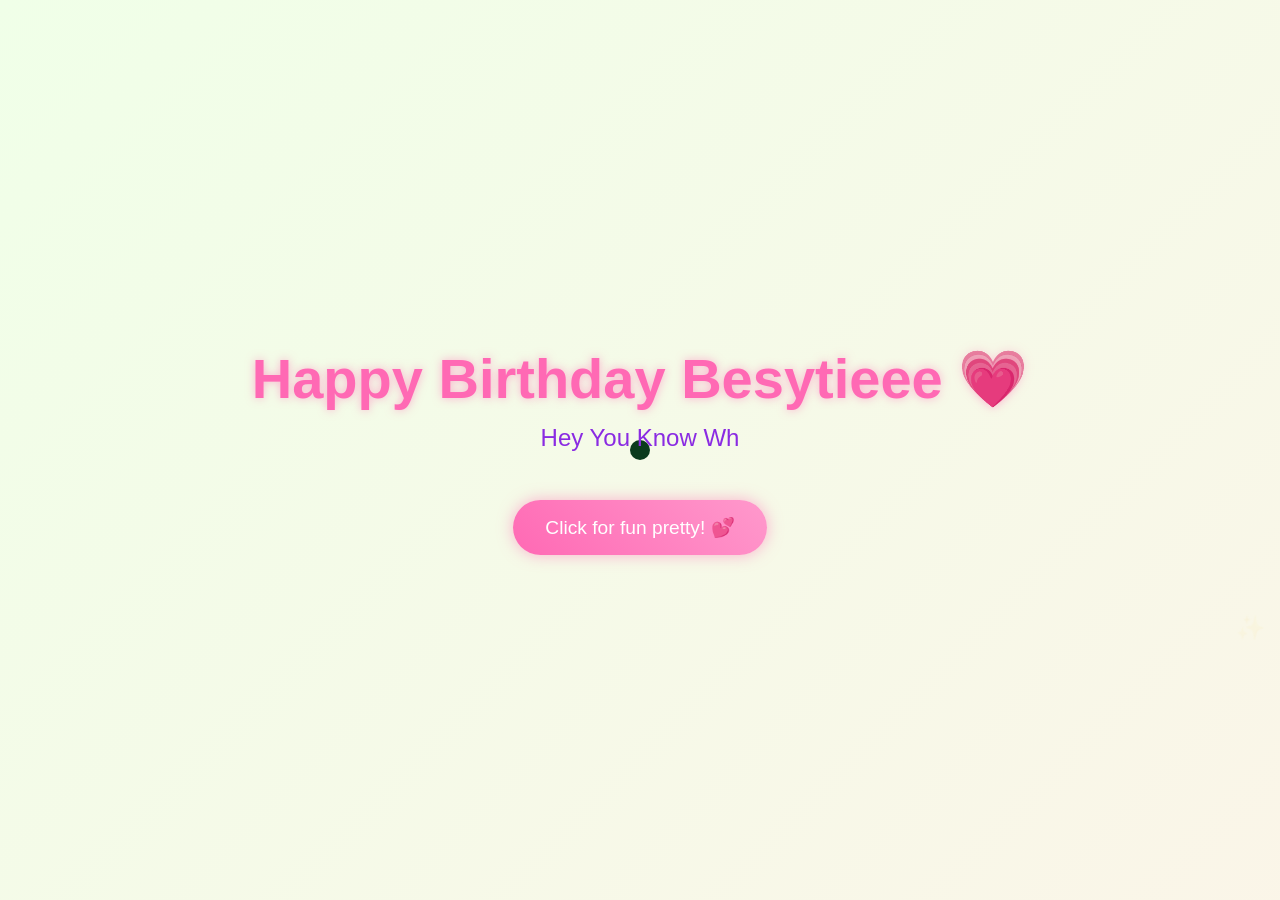
<file: index.html>
<!DOCTYPE html>
<html lang="en">
<head>
    <meta charset="UTF-8">
    <meta name="viewport" content="width=device-width, initial-scale=1.0">
    <title>Happy Birthday</title>
    <script src="https://cdnjs.cloudflare.com/ajax/libs/gsap/3.12.2/gsap.min.js"></script>
    <link rel="stylesheet" href="style.css">
    
</head>
<body>
    <div class="cursor"></div>
    <div class="container">
        <h1>Happy Birthday Besytieee 💗</h1>
        <div class="greeting"></div>
        <button class="cta-button">Click for fun pretty! 💕</button>
    </div>

    <script src="script.js">
        
    </script>
</body>
</html>
</file>
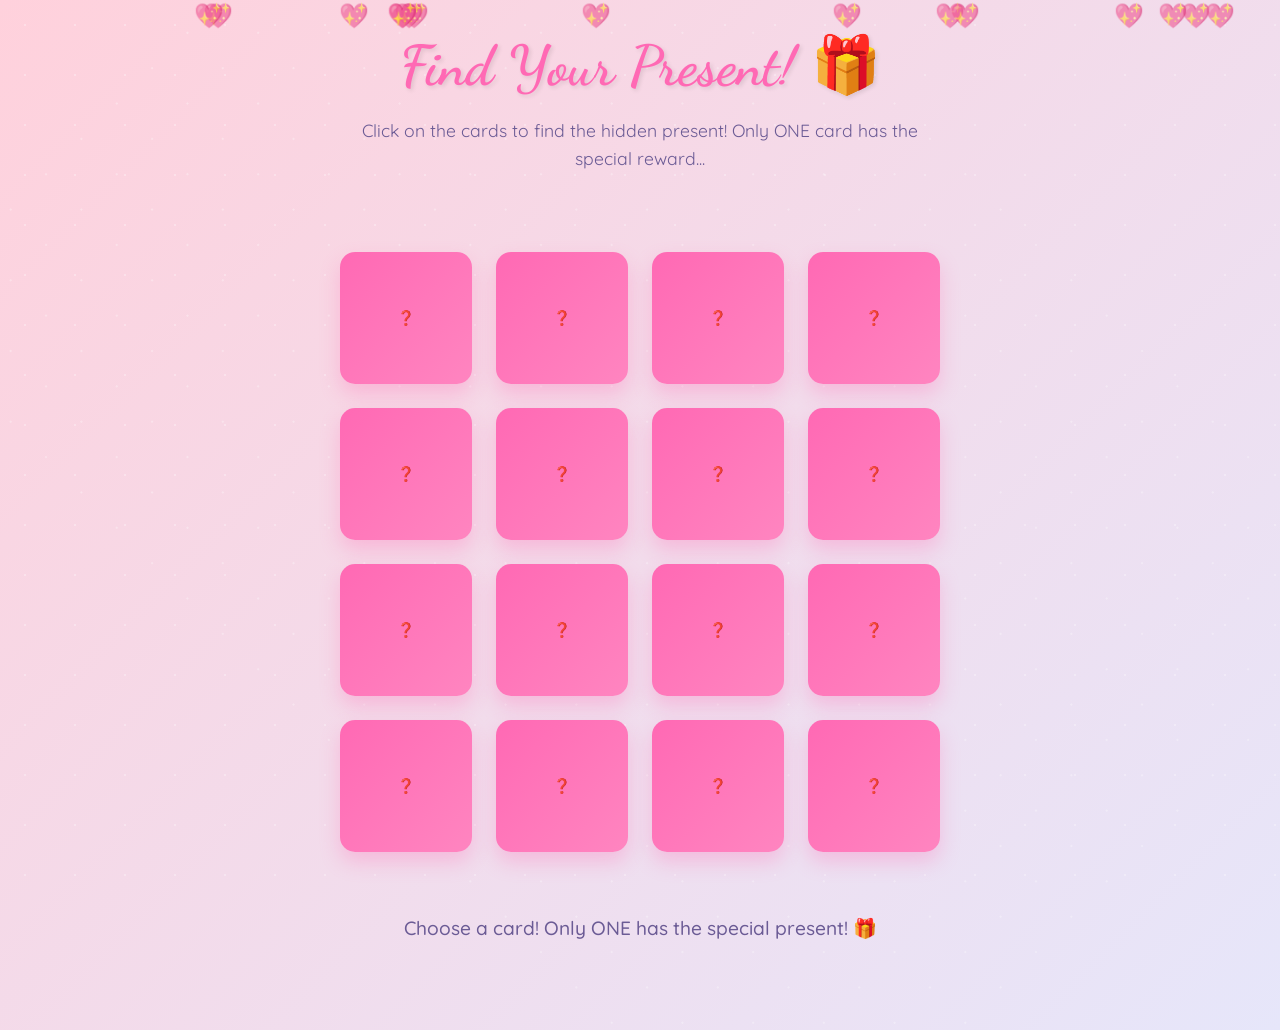
<file: activities.html>
<!DOCTYPE html>
<html lang="en">
<head>
    <meta charset="UTF-8">
    <meta name="viewport" content="width=device-width, initial-scale=1.0">
    <title>Find Your Present! 🎁</title>
    <script src="https://cdnjs.cloudflare.com/ajax/libs/gsap/3.12.2/gsap.min.js"></script>
    <link rel="stylesheet" href="activities.css">
</head>
<body>
    <div class="magic-sparkles"></div>
    <div class="floating-hearts"></div>

    <div class="container">
        <div class="title-section simple-title">
            <h1>Find Your Present! 🎁</h1>
            <p>Click on the cards to find the hidden present! Only ONE card has the special reward...</p>
        </div>

        <div class="game-section">
            <div class="cards-grid" id="cardsGrid"></div>
        </div>

        <div class="message-section">
            <div id="gameMessage" class="game-message"></div>
        </div>
    </div>

    <div class="present-modal" id="presentModal">
        <div class="present-content">
            <div class="present-box">🎁</div>
            <h2>You Found It! 🎉</h2>
            <p class="present-message" id="presentMessage"></p>
            <button class="modal-button" id="modalCloseBtn">Awesome! 💕</button>
        </div>
    </div>

    <div class="interest-modal" id="interestModal">
        <div class="interest-content">
            <h2>Are you interested with this game? 🎮</h2>
            <p>Let's go to another activity!</p>
            <button class="modal-button" id="sureBtn">Sure! 🚀</button>
        </div>
    </div>

    <script src="activities.js"></script>
</body>
</html>
</file>
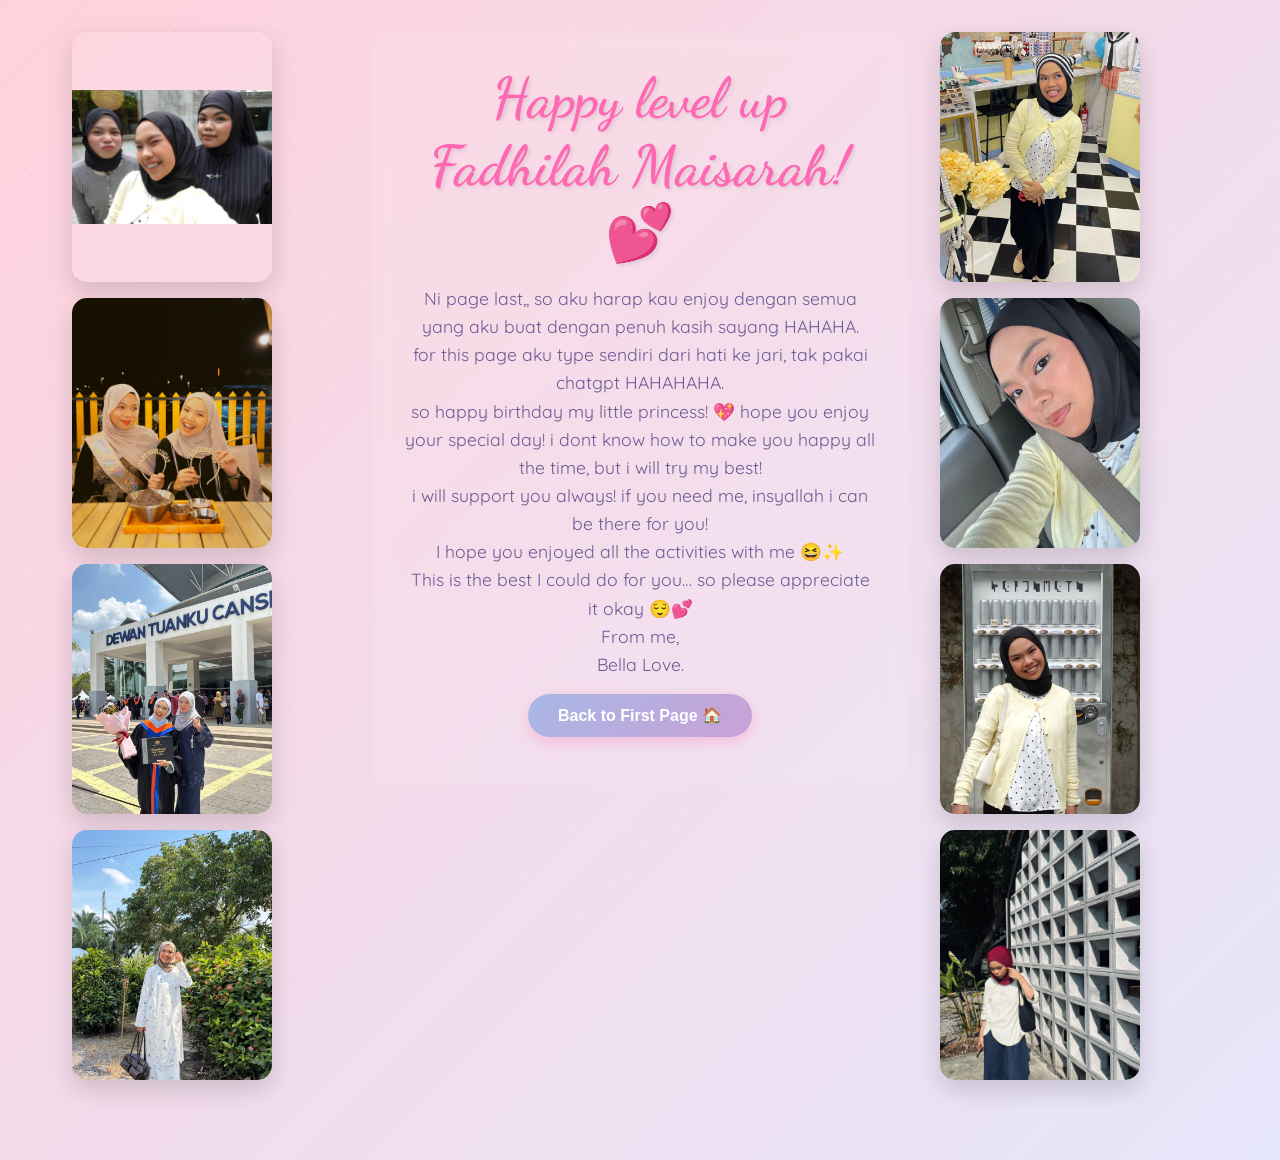
<file: enjoy.html>
<!DOCTYPE html>
<html lang="en">
<head>
    <meta charset="UTF-8">
    <meta name="viewport" content="width=device-width, initial-scale=1.0">
    <title>Are You Enjoying? 💖</title>
    <link rel="stylesheet" href="activities.css">
</head>
<body>
    <div class="magic-sparkles"></div>
    <div class="floating-hearts"></div>
    <div class="container">
        <div class="title-section">
        <div class="left-images">
            <img src="4.jpg" alt="Memory 4" class="fit-image">
            <img src="5.jpg" alt="Memory 5">
            <img src="6.jpg" alt="Memory 6">
            <img src="7.jpeg" alt="Memory 7">
        </div>
        <div class="center-text">
            <h1>Happy level up Fadhilah Maisarah! 💕</h1>
            <p>Ni page last,, so aku harap kau enjoy dengan semua yang aku buat dengan penuh kasih sayang HAHAHA.</p>
            <p>for this page aku type sendiri dari hati ke jari, tak pakai chatgpt HAHAHAHA.</p>
            <p>so happy birthday my little princess! 💖 hope you enjoy your special day! i dont know how to make you happy all the time, but i will try my best!</p>
            <p>i will support you always!  if you need me, insyallah i can be there for you!</p>
            <p>I hope you enjoyed all the activities with me 😆✨</p>
            <p>This is the best I could do for you… so please appreciate it okay 😌💕</p>
            <p>From me,</p>
            <p>Bella Love. </p>
            <button class="home-button" onclick="window.location.href='index.html'">Back to First Page 🏠</button>
        </div>

        <div class="right-images">
            <img src="8.jpeg" alt="Memory 8">
            <img src="9.jpeg" alt="Memory 9">
            <img src="10.jpeg" alt="Memory 10">
            <img src="11.jpeg" alt="Memory 11">
        </div>
    </div>
</body>
</html>
</file>
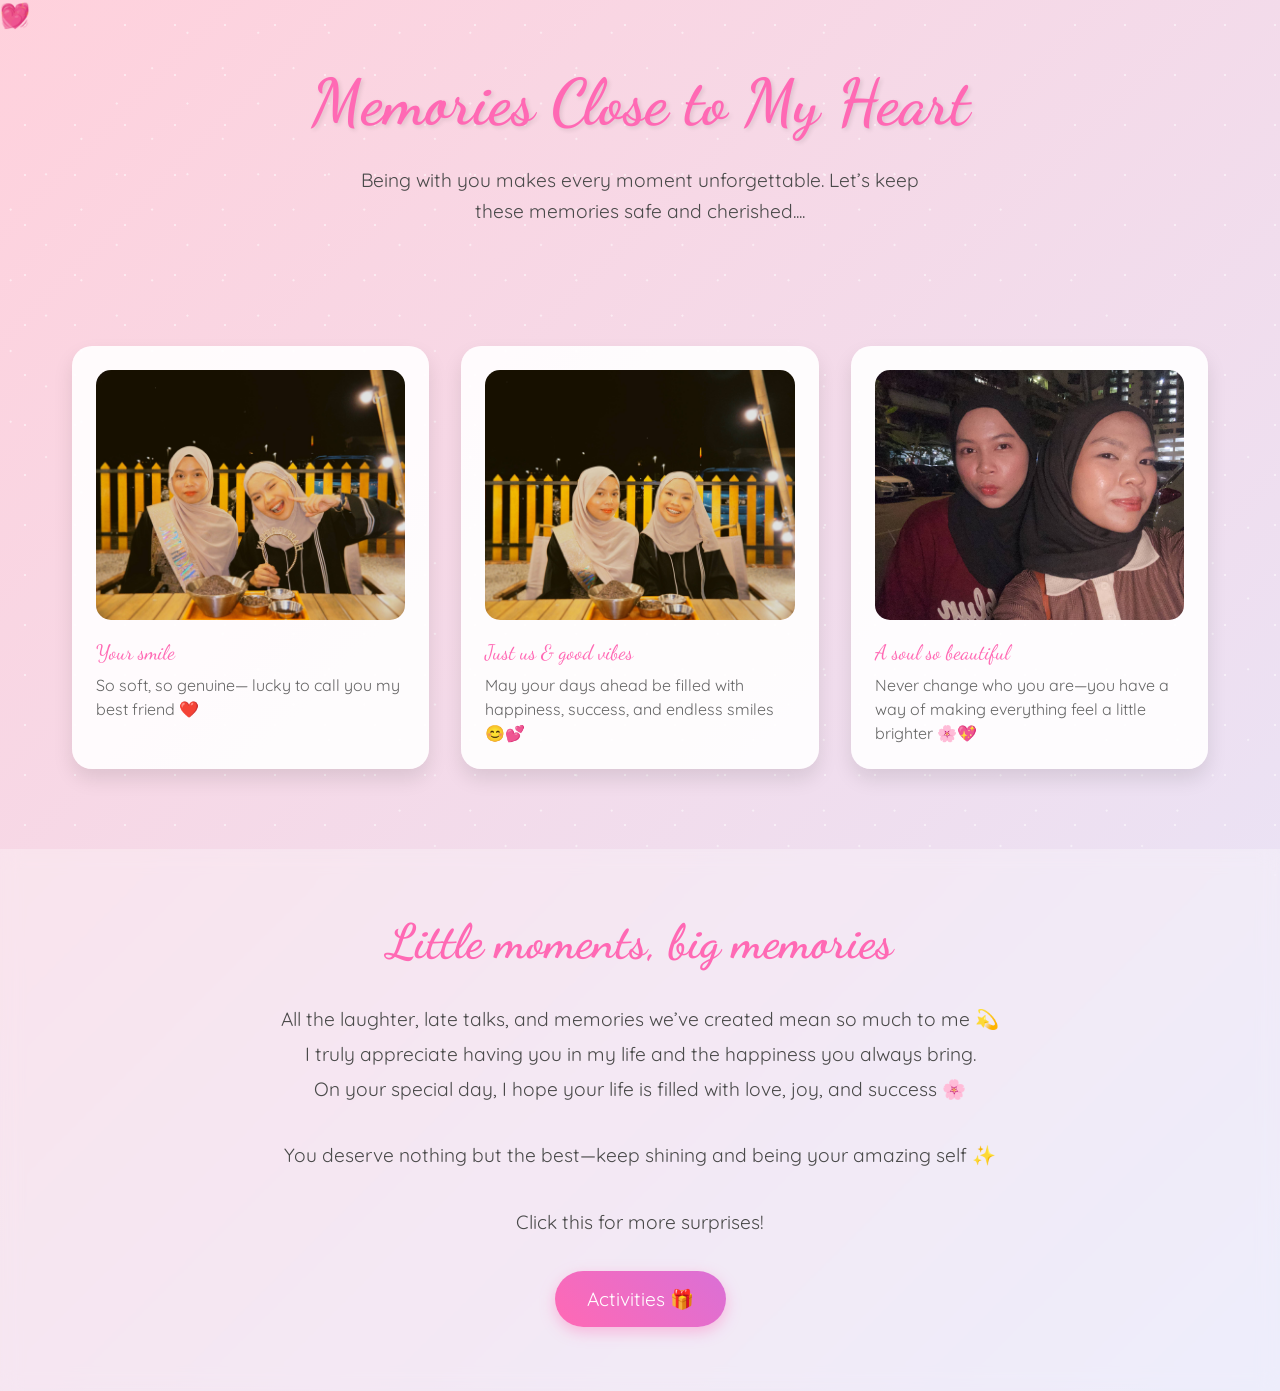
<file: last.html>
<!DOCTYPE html>
<html lang="en">

<head>
    <meta charset="UTF-8">
    <meta name="viewport" content="width=device-width, initial-scale=1.0">
    <title>Our Beautiful Memories ✨</title>
    <style>
        @import url('https://fonts.googleapis.com/css2?family=Dancing+Script:wght@700&family=Quicksand:wght@300;400;500;600&display=swap');

        * {
            margin: 0;
            padding: 0;
            box-sizing: border-box;
        }

        body {
            min-height: 100vh;
            background: linear-gradient(135deg,
                    #ffd1dc 0%,
                    #e6e6fa 25%,
                    #ffefd5 50%,
                    #e6e6fa 75%,
                    #ffd1dc 100%);
            background-size: 400% 400%;
            animation: gradientFlow 15s ease infinite;
            font-family: 'Quicksand', sans-serif;
            overflow-x: hidden;
            color: #4a4a4a;
        }

        @keyframes gradientFlow {
            0% {
                background-position: 0% 50%;
            }

            50% {
                background-position: 100% 50%;
            }

            100% {
                background-position: 0% 50%;
            }
        }

        /* Enhanced Sparkle Effect */
        .magic-sparkles {
            position: fixed;
            top: 0;
            left: 0;
            width: 100%;
            height: 100%;
            pointer-events: none;
            z-index: 1;
        }

        .sparkle {
            position: absolute;
            width: 6px;
            height: 6px;
            border-radius: 50%;
            background-color: white;
            animation: twinkle var(--duration, 4s) ease-in-out infinite;
            opacity: 0;
        }

        @keyframes twinkle {

            0%,
            100% {
                opacity: 0;
                transform: scale(0.5);
            }

            50% {
                opacity: 0.8;
                transform: scale(1);
            }
        }

        /* Generate 50 sparkles with different positions and animations */
        .magic-sparkles::before,
        .magic-sparkles::after {
            content: '';
            position: absolute;
            width: 100%;
            height: 100%;
            background-image: radial-gradient(circle, white 1px, transparent 1px);
            background-size: 50px 50px;
            animation: sparkleLayer 8s linear infinite;
            opacity: 0.5;
        }

        .magic-sparkles::after {
            animation-delay: -4s;
            transform: rotate(45deg);
        }

        @keyframes sparkleLayer {
            0% {
                transform: translateY(0);
            }

            100% {
                transform: translateY(-50px);
            }
        }

        /* Floating Hearts */
        .floating-hearts {
            position: fixed;
            width: 100%;
            height: 100%;
            pointer-events: none;
            z-index: 2;
        }

        .heart {
            position: absolute;
            font-size: 1.5rem;
            color: rgba(255, 105, 180, 0.6);
            animation: floatHeart var(--float-duration, 6s) ease-in-out infinite;
            animation-delay: var(--delay, 0s);
        }

        @keyframes floatHeart {
            0% {
                transform: translate(0, 100vh) rotate(0deg);
            }

            100% {
                transform: translate(var(--translate-x, 0), -100vh) rotate(360deg);
            }
        }

        /* Welcome Section */
        .welcome {
            text-align: center;
            padding: 4rem 2rem;
            position: relative;
            z-index: 3;
        }

        .welcome h1 {
            font-family: 'Dancing Script', cursive;
            font-size: 4rem;
            color: #ff69b4;
            text-shadow: 2px 2px 4px rgba(0, 0, 0, 0.1);
            animation: fadeInScale 2s ease;
        }

        .welcome p {
            font-size: 1.2rem;
            max-width: 600px;
            margin: 1.5rem auto;
            line-height: 1.6;
            animation: fadeIn 2s ease 0.5s both;
        }

        /* Enhanced Memory Cards */
        .memory-container {
            max-width: 1200px;
            margin: 0 auto;
            padding: 2rem;
            display: grid;
            grid-template-columns: repeat(auto-fit, minmax(300px, 1fr));
            gap: 2rem;
            z-index: 3;
            position: relative;
        }

        .memory-card {
            background: rgba(255, 255, 255, 0.9);
            border-radius: 20px;
            padding: 1.5rem;
            box-shadow: 0 10px 20px rgba(0, 0, 0, 0.1);
            transition: all 0.5s cubic-bezier(0.4, 0, 0.2, 1);
            position: relative;
            overflow: hidden;
        }

        .memory-card:hover {
            transform: translateY(-10px) scale(1.02);
            box-shadow: 0 15px 30px rgba(0, 0, 0, 0.15);
        }

        .memory-card::before {
            content: '';
            position: absolute;
            top: 0;
            left: 0;
            width: 100%;
            height: 100%;
            background: linear-gradient(45deg, transparent, rgba(255, 255, 255, 0.4), transparent);
            transform: translateX(-100%);
            transition: 0.5s;
        }

        .memory-card:hover::before {
            transform: translateX(100%);
        }

        .memory-img {
            width: 100%;
            height: 250px;
            object-fit: cover;
            border-radius: 15px;
            margin-bottom: 1rem;
            transition: transform 0.5s ease;
        }

        .memory-card:hover .memory-img {
            transform: scale(1.05);
        }

        .memory-date {
            font-family: 'Dancing Script', cursive;
            color: #ff69b4;
            font-size: 1.3rem;
            margin-bottom: 0.5rem;
        }

        .memory-caption {
            font-size: 1rem;
            line-height: 1.5;
            color: #666;
        }

        /* Final Message Section */
        .final-message {
            text-align: center;
            padding: 4rem 2rem;
            background: rgba(255, 255, 255, 0.3);
            backdrop-filter: blur(10px);
            margin-top: 3rem;
            position: relative;
            z-index: 3;
        }

        .final-message h2 {
            font-family: 'Dancing Script', cursive;
            font-size: 3rem;
            color: #ff69b4;
            margin-bottom: 2rem;
            animation: heartbeat 2s infinite;
        }

        @keyframes heartbeat {

            0%,
            100% {
                transform: scale(1);
            }

            50% {
                transform: scale(1.1);
            }
        }

        .final-message p {
            font-size: 1.2rem;
            max-width: 800px;
            margin: 0 auto 2rem;
            line-height: 1.8;
        }

        .goodbye-btn {
            display: inline-block;
            padding: 1rem 2rem;
            font-size: 1.2rem;
            background: linear-gradient(45deg, #ff69b4, #da70d6);
            color: white;
            border: none;
            border-radius: 50px;
            cursor: pointer;
            text-decoration: none;
            transition: all 0.3s ease;
            box-shadow: 0 5px 15px rgba(255, 105, 180, 0.4);
            animation: float 3s infinite ease-in-out;
        }

        .goodbye-btn:hover {
            transform: translateY(-5px);
            box-shadow: 0 8px 20px rgba(255, 105, 180, 0.6);
        }

        @keyframes float {

            0%,
            100% {
                transform: translateY(0);
            }

            50% {
                transform: translateY(-10px);
            }
        }

        /* Animations */
        @keyframes fadeInScale {
            0% {
                opacity: 0;
                transform: scale(0.8);
            }

            100% {
                opacity: 1;
                transform: scale(1);
            }
        }

        @keyframes fadeIn {
            0% {
                opacity: 0;
            }

            100% {
                opacity: 1;
            }
        }

        /* Generate Hearts */
        .js-generate-hearts {
            position: fixed;
            width: 100%;
            height: 100%;
            pointer-events: none;
            z-index: 2;
        }

        /* Custom Scrollbar */
        ::-webkit-scrollbar {
            width: 12px;
        }

        ::-webkit-scrollbar-track {
            background: rgba(255, 255, 255, 0.4);
        }

        ::-webkit-scrollbar-thumb {
            background: linear-gradient(45deg, #ff69b4, #da70d6);
            border-radius: 6px;
        }

        /* Responsive Design */
        @media (max-width: 768px) {
            .welcome h1 {
                font-size: 3rem;
            }

            .memory-container {
                grid-template-columns: 1fr;
            }

            .final-message h2 {
                font-size: 2.5rem;
            }
        }
    </style>
</head>

<body>
    <div class="magic-sparkles"></div>
    <div class="floating-hearts">
        <!-- Hearts will be generated via CSS -->
        <div class="heart" style="--float-duration: 6s; --delay: 0s; --translate-x: 20px;">💝</div>
        <div class="heart" style="--float-duration: 8s; --delay: 1s; --translate-x: -30px;">💖</div>
        <div class="heart" style="--float-duration: 7s; --delay: 2s; --translate-x: 40px;">💗</div>
        <div class="heart" style="--float-duration: 9s; --delay: 3s; --translate-x: -20px;">💓</div>
        <div class="heart" style="--float-duration: 5s; --delay: 4s; --translate-x: 30px;">💕</div>
    </div>

    <section class="welcome">
        <h1>Memories Close to My Heart</h1>
        <p>Being with you makes every moment unforgettable. Let’s keep these memories safe and cherished....</p>
    </section>

    <div class="memory-container">
        <div class="memory-card">
            <img src="./1.jpg" alt="First Date" class="memory-img">
            <div class="memory-date">Your smile</div>
            <div class="memory-caption">So soft, so genuine— lucky to call you my best friend ❤️</div>
        </div>
        <div class="memory-card">
            <img src="./2.jpg" alt="Beach Day" class="memory-img">
            <div class="memory-date">Just us & good vibes </div>
            <div class="memory-caption">May your days ahead be filled with happiness, success, and endless smiles 😊💕</div>
        </div>
        <div class="memory-card">
            <img src="./3.jpg" alt="Movie Night" class="memory-img">
            <div class="memory-date">A soul so beautiful</div>
            <div class="memory-caption">Never change who you are—you have a way of making everything feel a little brighter 🌸💖</div>
        </div>

    </div>

    <section class="final-message">
        <h2>Little moments, big memories</h2>
        <p>All the laughter, late talks, and memories we’ve created mean so much to me 💫<br>
            I truly appreciate having you in my life and the happiness you always bring.<br>
            On your special day, I hope your life is filled with love, joy, and success 🌸</p>
        <p>You deserve nothing but the best—keep shining and being your amazing self ✨</p>
        <p>Click this for more surprises!</p>
        <a href="activities.html" class="goodbye-btn">Activities 🎁</a>
    </section>
</body>

</html>
</file>
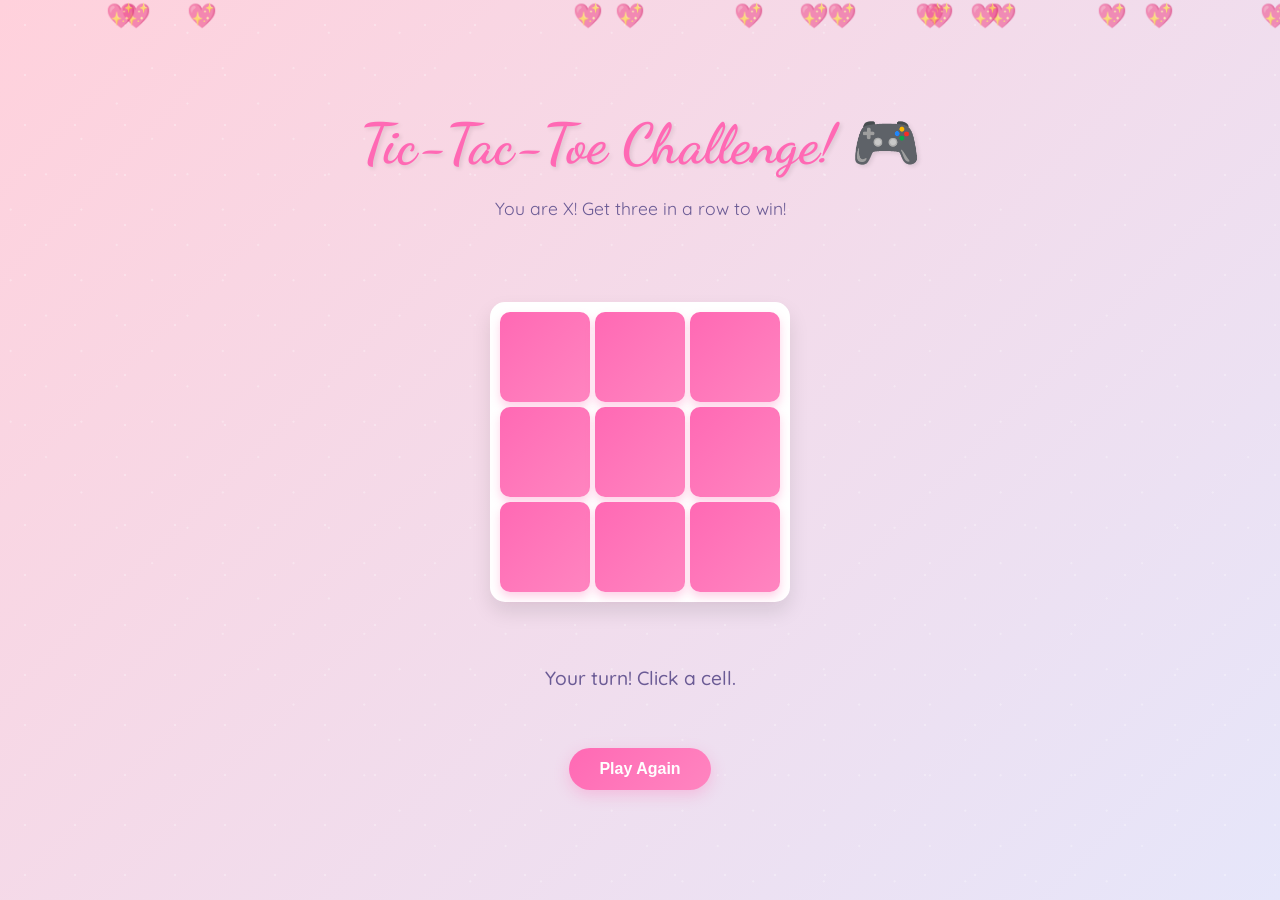
<file: tictactoe.html>
<!DOCTYPE html>
<html lang="en">
<head>
    <meta charset="UTF-8">
    <meta name="viewport" content="width=device-width, initial-scale=1.0">
    <title>Tic-Tac-Toe Game! 🎮</title>
    <script src="https://cdnjs.cloudflare.com/ajax/libs/gsap/3.12.2/gsap.min.js"></script>
    <link rel="stylesheet" href="tictactoe.css">
</head>
<body>
    <div class="magic-sparkles"></div>
    <div class="floating-hearts"></div>

    <div class="container">
        <div class="title-section">
            <h1>Tic-Tac-Toe Challenge! 🎮</h1>
            <p>You are X! Get three in a row to win!</p>
        </div>

        <div class="game-section">
            <div class="board" id="board">
                <div class="cell" data-index="0"></div>
                <div class="cell" data-index="1"></div>
                <div class="cell" data-index="2"></div>
                <div class="cell" data-index="3"></div>
                <div class="cell" data-index="4"></div>
                <div class="cell" data-index="5"></div>
                <div class="cell" data-index="6"></div>
                <div class="cell" data-index="7"></div>
                <div class="cell" data-index="8"></div>
            </div>
        </div>

        <div class="message-section">
            <div id="gameMessage" class="game-message">Your turn! Click a cell.</div>
        </div>

        <button class="reset-button" id="resetBtn">Play Again</button>
    </div>

    <div class="win-modal" id="winModal">
        <div class="win-content">
            <h2>Congrats! 🎉</h2>
            <p>You won the Tic-Tac-Toe game!</p>
            <button class="modal-button" id="winCloseBtn">Awesome! 💕</button>
        </div>
    </div>

    <script src="tictactoe.js"></script>
</body>
</html>
</file>
<file: style.css>
* {
    margin: 0;
    padding: 0;
    box-sizing: border-box;
    cursor: none;
}

body {
    min-height: 100vh;
    display: flex;
    flex-direction: column;
    align-items: center;
    justify-content: center;
    background: linear-gradient(-45deg, #fee9f7, #e8f5fe, #fef2e8, #f0ffe8);
    background-size: 400% 400%;
    animation: gradientBG 15s ease infinite;
    font-family: 'Arial Rounded MT Bold', Arial, sans-serif;
    overflow: hidden;
    position: relative;
}

.cursor {
    width: 20px;
    height: 20px;
    background: pink;
    border-radius: 50%;
    position: fixed;
    pointer-events: none;
    mix-blend-mode: difference;
    transition: transform 0.2s;
}

.container {
    text-align: center;
    z-index: 1;
}

h1 {
    font-size: 3.5rem;
    color: #ff69b4;
    text-shadow: 0 0 10px rgba(255, 105, 180, 0.5);
    margin-bottom: 2rem;
    opacity: 0;
}

.greeting {
    font-size: 1.5rem;
    color: #8a2be2;
    margin-bottom: 3rem;
    min-height: 2em;
}

.cta-button {
    padding: 1rem 2rem;
    font-size: 1.2rem;
    background: linear-gradient(45deg, #ff69b4, #ff99cc);
    border: none;
    border-radius: 50px;
    color: white;
    cursor: pointer;
    box-shadow: 0 0 15px rgba(255, 105, 180, 0.5);
    transition: transform 0.3s, box-shadow 0.3s;
    opacity: 0;
}

.cta-button:hover {
    transform: scale(1.1);
    box-shadow: 0 0 25px rgba(255, 105, 180, 0.7);
}

.floating {
    position: absolute;
    pointer-events: none;
    opacity: 0;
}

@keyframes gradientBG {
    0% { background-position: 0% 50%; }
    50% { background-position: 100% 50%; }
    100% { background-position: 0% 50%; }
}

@media (max-width: 768px) {
    h1 { font-size: 2rem; }
    .greeting { font-size: 1.2rem; }
    .cta-button { font-size: 1rem; }
}
</file>
<file: activities.css>
@import url('https://fonts.googleapis.com/css2?family=Dancing+Script:wght@700&family=Quicksand:wght@300;400;500;600&display=swap');

* {
    margin: 0;
    padding: 0;
    box-sizing: border-box;
}

body {
    min-height: 100vh;
    background: linear-gradient(135deg,
            #ffd1dc 0%,
            #e6e6fa 25%,
            #ffe4b5 50%,
            #e6e6fa 75%,
            #ffd1dc 100%);
    background-size: 400% 400%;
    animation: gradientFlow 15s ease infinite;
    font-family: 'Quicksand', sans-serif;
    overflow-x: hidden;
    color: #4a4a4a;
}

@keyframes gradientFlow {
    0% {
        background-position: 0% 50%;
    }
    50% {
        background-position: 100% 50%;
    }
    100% {
        background-position: 0% 50%;
    }
}

/* Magic Sparkles */
.magic-sparkles {
    position: fixed;
    top: 0;
    left: 0;
    width: 100%;
    height: 100%;
    pointer-events: none;
    z-index: 1;
}

.magic-sparkles::before,
.magic-sparkles::after {
    content: '';
    position: absolute;
    width: 100%;
    height: 100%;
    background-image: radial-gradient(circle, white 1px, transparent 1px);
    background-size: 50px 50px;
    animation: sparkleLayer 8s linear infinite;
    opacity: 0.3;
}

.magic-sparkles::after {
    animation-delay: -4s;
    transform: rotate(45deg);
}

@keyframes sparkleLayer {
    0% {
        transform: translateY(0);
    }
    100% {
        transform: translateY(50px);
    }
}

/* Floating Hearts */
.floating-hearts {
    position: fixed;
    width: 100%;
    height: 100%;
    pointer-events: none;
    z-index: 2;
}

.heart {
    position: absolute;
    font-size: 1.5rem;
    color: rgba(255, 105, 180, 0.6);
    animation: floatHeart var(--float-duration, 6s) ease-in-out infinite;
}

@keyframes floatHeart {
    0% {
        transform: translate(0, 100vh) rotate(0deg);
    }
    100% {
        transform: translate(var(--translate-x, 0), -100vh) rotate(360deg);
    }
}

/* Container */
.container {
    max-width: 1200px;
    margin: 0 auto;
    padding: 2rem;
    position: relative;
    z-index: 3;
    min-height: 100vh;
    display: flex;
    flex-direction: column;
    justify-content: flex-start;
}

/* Title Section */
.title-section {
    display: grid;
    grid-template-columns: 1fr 2fr 1fr;
    gap: 2rem;
    align-items: start;
    margin-bottom: 3rem;
    text-align: center;
}

.simple-title {
    display: block;
    text-align: center;
    margin-bottom: 3rem;
}

.title-section h1 {
    font-family: 'Dancing Script', cursive;
    font-size: 3.5rem;
    color: #ff69b4;
    text-shadow: 2px 2px 4px rgba(0, 0, 0, 0.1);
    margin-bottom: 1rem;
}

.title-section p {
    font-size: 1.1rem;
    max-width: 600px;
    margin: 0 auto;
    color: #6b5b95;
    line-height: 1.6;
}

@keyframes fadeInDown {
    from {
        opacity: 0;
        transform: translateY(-30px);
    }
    to {
        opacity: 1;
        transform: translateY(0);
    }
}

/* Game Section */
.game-section {
    display: flex;
    justify-content: center;
    align-items: center;
    margin: 2rem 0;
}

.cards-grid {
    display: grid;
    grid-template-columns: repeat(auto-fit, minmax(120px, 1fr));
    gap: 1.5rem;
    max-width: 600px;
    width: 100%;
    perspective: 1000px;
}

@media (max-width: 768px) {
    .cards-grid {
        grid-template-columns: repeat(3, 1fr);
        gap: 1rem;
    }
}

/* Card Styles */
.card {
    aspect-ratio: 1;
    background: linear-gradient(135deg, #ff69b4, #ff85c0);
    border: none;
    border-radius: 15px;
    cursor: pointer;
    font-size: 0.9rem;
    display: flex;
    align-items: center;
    justify-content: center;
    transition: all 0.3s ease;
    box-shadow: 0 10px 20px rgba(255, 105, 180, 0.3);
    position: relative;
    overflow: hidden;
    user-select: none;
    padding: 10px;
    text-align: center;
    line-height: 1.2;
}

.card::before {
    content: '';
    position: absolute;
    top: 0;
    left: -100%;
    width: 100%;
    height: 100%;
    background: linear-gradient(90deg, transparent, rgba(255, 255, 255, 0.4), transparent);
    transition: left 0.5s;
}

.card:hover::before {
    left: 100%;
}

.card:hover:not(.disabled) {
    transform: scale(1.08);
    box-shadow: 0 15px 30px rgba(255, 105, 180, 0.5);
}

.card:active:not(.disabled) {
    transform: scale(0.95);
}

.card.disabled {
    cursor: not-allowed;
    opacity: 0.7;
}

.card.revealed {
    animation: cardReveal 0.6s ease forwards;
}

@keyframes cardReveal {
    0% {
        transform: rotateY(0) scale(1);
    }
    50% {
        transform: rotateY(90deg) scale(1.05);
    }
    100% {
        transform: rotateY(0) scale(1);
    }
}

/* Message Section */
.message-section {
    text-align: center;
    margin: 2rem 0;
    min-height: 50px;
}

.game-message {
    font-size: 1.2rem;
    color: #6b5b95;
    font-weight: 500;
    animation: fadeIn 0.5s ease;
}

@keyframes fadeIn {
    from {
        opacity: 0;
    }
    to {
        opacity: 1;
    }
}

/* Buttons */
.reset-button,
.back-button,
.home-button {
    background: linear-gradient(135deg, #ff69b4, #ff85c0);
    color: white;
    border: none;
    padding: 12px 30px;
    font-size: 1rem;
    border-radius: 25px;
    cursor: pointer;
    transition: all 0.3s ease;
    box-shadow: 0 5px 15px rgba(255, 105, 180, 0.3);
    font-weight: 600;
    display: block;
    margin: 1rem auto;
}

.reset-button:hover,
.back-button:hover,
.home-button:hover {
    transform: translateY(-3px);
    box-shadow: 0 8px 20px rgba(255, 105, 180, 0.5);
}

.back-button,
.home-button {
    background: linear-gradient(135deg, #a8b8e6, #c9a0d6);
}

.button-container {
    display: flex;
    justify-content: center;
    flex-wrap: wrap;
    gap: 1rem;
    margin-top: 2rem;
}

/* Present Modal */
.present-modal {
    display: none;
    position: fixed;
    top: 0;
    left: 0;
    width: 100%;
    height: 100%;
    background: rgba(0, 0, 0, 0.5);
    z-index: 100;
    justify-content: center;
    align-items: center;
    animation: fadeIn 0.3s ease;
}

.present-modal.active {
    display: flex;
}

.present-content {
    background: linear-gradient(135deg, #fff5f7, #f0e6ff);
    border-radius: 30px;
    padding: 3rem 2rem;
    max-width: 500px;
    width: 90%;
    text-align: center;
    box-shadow: 0 20px 60px rgba(0, 0, 0, 0.3);
    animation: popIn 0.5s cubic-bezier(0.34, 1.56, 0.64, 1);
}

@keyframes popIn {
    0% {
        opacity: 0;
        transform: scale(0.5) rotateZ(-10deg);
    }
    100% {
        opacity: 1;
        transform: scale(1) rotateZ(0deg);
    }
}

.present-box {
    font-size: 5rem;
    margin-bottom: 1rem;
    animation: bounce 0.6s ease infinite;
}

@keyframes bounce {
    0%, 100% {
        transform: translateY(0);
    }
    50% {
        transform: translateY(-20px);
    }
}

.present-content h2 {
    font-family: 'Dancing Script', cursive;
    font-size: 2.5rem;
    color: #ff69b4;
    margin-bottom: 1rem;
}

.present-message {
    font-size: 1.1rem;
    color: #6b5b95;
    line-height: 1.6;
    margin-bottom: 2rem;
}

.modal-button {
    background: linear-gradient(135deg, #ff69b4, #ff85c0);
    color: white;
    border: none;
    padding: 15px 40px;
    font-size: 1.1rem;
    border-radius: 25px;
    cursor: pointer;
    transition: all 0.3s ease;
    box-shadow: 0 5px 15px rgba(255, 105, 180, 0.3);
    font-weight: 600;
}

.modal-button:hover {
    transform: scale(1.05);
    box-shadow: 0 8px 20px rgba(255, 105, 180, 0.5);
}

/* Interest Modal */
.interest-modal {
    display: none;
    position: fixed;
    top: 0;
    left: 0;
    width: 100%;
    height: 100%;
    background: rgba(0, 0, 0, 0.5);
    z-index: 100;
    justify-content: center;
    align-items: center;
    animation: fadeIn 0.3s ease;
}

.interest-modal.active {
    display: flex;
}

.interest-content {
    background: linear-gradient(135deg, #fff5f7, #f0e6ff);
    border-radius: 30px;
    padding: 3rem 2rem;
    max-width: 500px;
    width: 90%;
    text-align: center;
    box-shadow: 0 20px 60px rgba(0, 0, 0, 0.3);
    animation: popIn 0.5s cubic-bezier(0.34, 1.56, 0.64, 1);
}

.interest-content h2 {
    font-family: 'Dancing Script', cursive;
    font-size: 2.5rem;
    color: #ff69b4;
    margin-bottom: 1rem;
}

.interest-content p {
    font-size: 1.1rem;
    color: #6b5b95;
    line-height: 1.6;
    margin-bottom: 2rem;
}

/* Button Container in HTML */
.button-container {
    display: flex;
    justify-content: center;
    gap: 1rem;
    flex-wrap: wrap;
    margin-top: 2rem;
}

#resetBtn,
#backBtn,
#homeBtn {
    cursor: pointer;
}

/* Enjoy page gallery */
.gallery-section {
    margin: 2rem auto;
    max-width: 1200px;
}

.photo-grid {
    display: grid;
    grid-template-columns: repeat(auto-fit, minmax(180px, 1fr));
    gap: 1rem;
}

.photo-grid img {
    width: 100%;
    height: 100%;
    aspect-ratio: 4 / 5;
    object-fit: cover;
    border-radius: 25px;
    box-shadow: 0 15px 35px rgba(0, 0, 0, 0.15);
    transition: transform 0.3s ease, box-shadow 0.3s ease;
}

.fit-image {
    object-fit: contain !important;
    background: rgba(255, 255, 255, 0.1) !important;
}

/* Enjoy page layout */
.content-layout {
    display: grid;
    grid-template-columns: 1fr 2fr 1fr;
    gap: 2rem;
    align-items: start;
    margin: 2rem auto;
    max-width: 1200px;
}

.left-images,
.right-images {
    display: flex;
    flex-direction: column;
    gap: 1rem;
}

.left-images img,
.right-images img {
    width: 100%;
    max-width: 200px;
    height: auto;
    aspect-ratio: 4 / 5;
    object-fit: cover;
    border-radius: 15px;
    box-shadow: 0 10px 25px rgba(0, 0, 0, 0.15);
    transition: transform 0.3s ease, box-shadow 0.3s ease;
}

.left-images img:hover,
.right-images img:hover {
    transform: translateY(-3px) scale(1.02);
    box-shadow: 0 15px 30px rgba(0, 0, 0, 0.2);
}

.center-text {
    text-align: center;
    padding: 2rem;
    background: rgba(255, 255, 255, 0.1);
    border-radius: 20px;
    backdrop-filter: blur(10px);
}

.center-text .game-message {
    font-size: 1.2rem;
    color: #6b5b95;
    line-height: 1.8;
    margin: 0;
}

.center-text .game-message p {
    margin: 1rem 0;
    font-weight: 500;
}

@media (max-width: 768px) {
    .content-layout {
        grid-template-columns: 1fr;
        gap: 1rem;
    }
    
    .left-images,
    .right-images {
        order: 2;
        flex-direction: row;
        flex-wrap: wrap;
        justify-content: center;
    }
    
    .center-text {
        order: 1;
    }
}

.photo-grid img:hover {
    transform: translateY(-6px) scale(1.02);
    box-shadow: 0 20px 40px rgba(0, 0, 0, 0.2);
}
</file>
<file: tictactoe.css>
@import url('https://fonts.googleapis.com/css2?family=Dancing+Script:wght@700&family=Quicksand:wght@300;400;500;600&display=swap');

* {
    margin: 0;
    padding: 0;
    box-sizing: border-box;
}

body {
    min-height: 100vh;
    background: linear-gradient(135deg,
            #ffd1dc 0%,
            #e6e6fa 25%,
            #ffe4b5 50%,
            #e6e6fa 75%,
            #ffd1dc 100%);
    background-size: 400% 400%;
    animation: gradientFlow 15s ease infinite;
    font-family: 'Quicksand', sans-serif;
    overflow-x: hidden;
    color: #4a4a4a;
}

@keyframes gradientFlow {
    0% {
        background-position: 0% 50%;
    }
    50% {
        background-position: 100% 50%;
    }
    100% {
        background-position: 0% 50%;
    }
}

/* Magic Sparkles */
.magic-sparkles {
    position: fixed;
    top: 0;
    left: 0;
    width: 100%;
    height: 100%;
    pointer-events: none;
    z-index: 1;
}

.magic-sparkles::before,
.magic-sparkles::after {
    content: '';
    position: absolute;
    width: 100%;
    height: 100%;
    background-image: radial-gradient(circle, white 1px, transparent 1px);
    background-size: 50px 50px;
    animation: sparkleLayer 8s linear infinite;
    opacity: 0.3;
}

.magic-sparkles::after {
    animation-delay: -4s;
    transform: rotate(45deg);
}

@keyframes sparkleLayer {
    0% {
        transform: translateY(0);
    }
    100% {
        transform: translateY(50px);
    }
}

/* Floating Hearts */
.floating-hearts {
    position: fixed;
    width: 100%;
    height: 100%;
    pointer-events: none;
    z-index: 2;
}

.heart {
    position: absolute;
    font-size: 1.5rem;
    color: rgba(255, 105, 180, 0.6);
    animation: floatHeart var(--float-duration, 6s) ease-in-out infinite;
}

@keyframes floatHeart {
    0% {
        transform: translate(0, 100vh) rotate(0deg);
    }
    100% {
        transform: translate(var(--translate-x, 0), -100vh) rotate(360deg);
    }
}

/* Container */
.container {
    max-width: 1200px;
    margin: 0 auto;
    padding: 2rem;
    position: relative;
    z-index: 3;
    min-height: 100vh;
    display: flex;
    flex-direction: column;
    justify-content: center;
    align-items: center;
}

/* Title Section */
.title-section {
    text-align: center;
    margin-bottom: 3rem;
}

.title-section h1 {
    font-family: 'Dancing Script', cursive;
    font-size: 3.5rem;
    color: #ff69b4;
    text-shadow: 2px 2px 4px rgba(0, 0, 0, 0.1);
    margin-bottom: 1rem;
}

.title-section p {
    font-size: 1.1rem;
    max-width: 600px;
    margin: 0 auto;
    color: #6b5b95;
    line-height: 1.6;
}

@keyframes fadeInDown {
    from {
        opacity: 0;
        transform: translateY(-30px);
    }
    to {
        opacity: 1;
        transform: translateY(0);
    }
}

/* Game Section */
.game-section {
    display: flex;
    justify-content: center;
    align-items: center;
    margin: 2rem 0;
}

.board {
    display: grid;
    grid-template-columns: repeat(3, 1fr);
    grid-template-rows: repeat(3, 1fr);
    gap: 5px;
    width: 300px;
    height: 300px;
    background: #fff;
    border-radius: 15px;
    padding: 10px;
    box-shadow: 0 10px 20px rgba(0, 0, 0, 0.1);
}

.cell {
    background: linear-gradient(135deg, #ff69b4, #ff85c0);
    border-radius: 10px;
    display: flex;
    align-items: center;
    justify-content: center;
    font-size: 3rem;
    font-weight: bold;
    color: white;
    cursor: pointer;
    transition: all 0.3s ease;
    box-shadow: 0 5px 10px rgba(255, 105, 180, 0.3);
}

.cell:hover {
    transform: scale(1.05);
    box-shadow: 0 8px 15px rgba(255, 105, 180, 0.5);
}

.cell.taken {
    cursor: not-allowed;
}

/* Message Section */
.message-section {
    text-align: center;
    margin: 2rem 0;
    min-height: 50px;
}

.game-message {
    font-size: 1.2rem;
    color: #6b5b95;
    font-weight: 500;
    animation: fadeIn 0.5s ease;
}

@keyframes fadeIn {
    from {
        opacity: 0;
    }
    to {
        opacity: 1;
    }
}

/* Buttons */
.reset-button {
    background: linear-gradient(135deg, #ff69b4, #ff85c0);
    color: white;
    border: none;
    padding: 12px 30px;
    font-size: 1rem;
    border-radius: 25px;
    cursor: pointer;
    transition: all 0.3s ease;
    box-shadow: 0 5px 15px rgba(255, 105, 180, 0.3);
    margin: 0 1rem;
    font-weight: 600;
}

.reset-button:hover {
    transform: translateY(-3px);
    box-shadow: 0 8px 20px rgba(255, 105, 180, 0.5);
}

/* Win Modal */
.win-modal {
    display: none;
    position: fixed;
    top: 0;
    left: 0;
    width: 100%;
    height: 100%;
    background: rgba(0, 0, 0, 0.5);
    z-index: 100;
    justify-content: center;
    align-items: center;
    animation: fadeIn 0.3s ease;
}

.win-modal.active {
    display: flex;
}

.win-content {
    background: linear-gradient(135deg, #fff5f7, #f0e6ff);
    border-radius: 30px;
    padding: 3rem 2rem;
    max-width: 500px;
    width: 90%;
    text-align: center;
    box-shadow: 0 20px 60px rgba(0, 0, 0, 0.3);
    animation: popIn 0.5s cubic-bezier(0.34, 1.56, 0.64, 1);
}

@keyframes popIn {
    0% {
        opacity: 0;
        transform: scale(0.5) rotateZ(-10deg);
    }
    100% {
        opacity: 1;
        transform: scale(1) rotateZ(0deg);
    }
}

.win-content h2 {
    font-family: 'Dancing Script', cursive;
    font-size: 2.5rem;
    color: #ff69b4;
    margin-bottom: 1rem;
}

.win-content p {
    font-size: 1.1rem;
    color: #6b5b95;
    line-height: 1.6;
    margin-bottom: 2rem;
}

.modal-button {
    background: linear-gradient(135deg, #ff69b4, #ff85c0);
    color: white;
    border: none;
    padding: 15px 40px;
    font-size: 1.1rem;
    border-radius: 25px;
    cursor: pointer;
    transition: all 0.3s ease;
    box-shadow: 0 5px 15px rgba(255, 105, 180, 0.3);
    font-weight: 600;
}

.modal-button:hover {
    transform: scale(1.05);
    box-shadow: 0 8px 20px rgba(255, 105, 180, 0.5);
}
</file>
